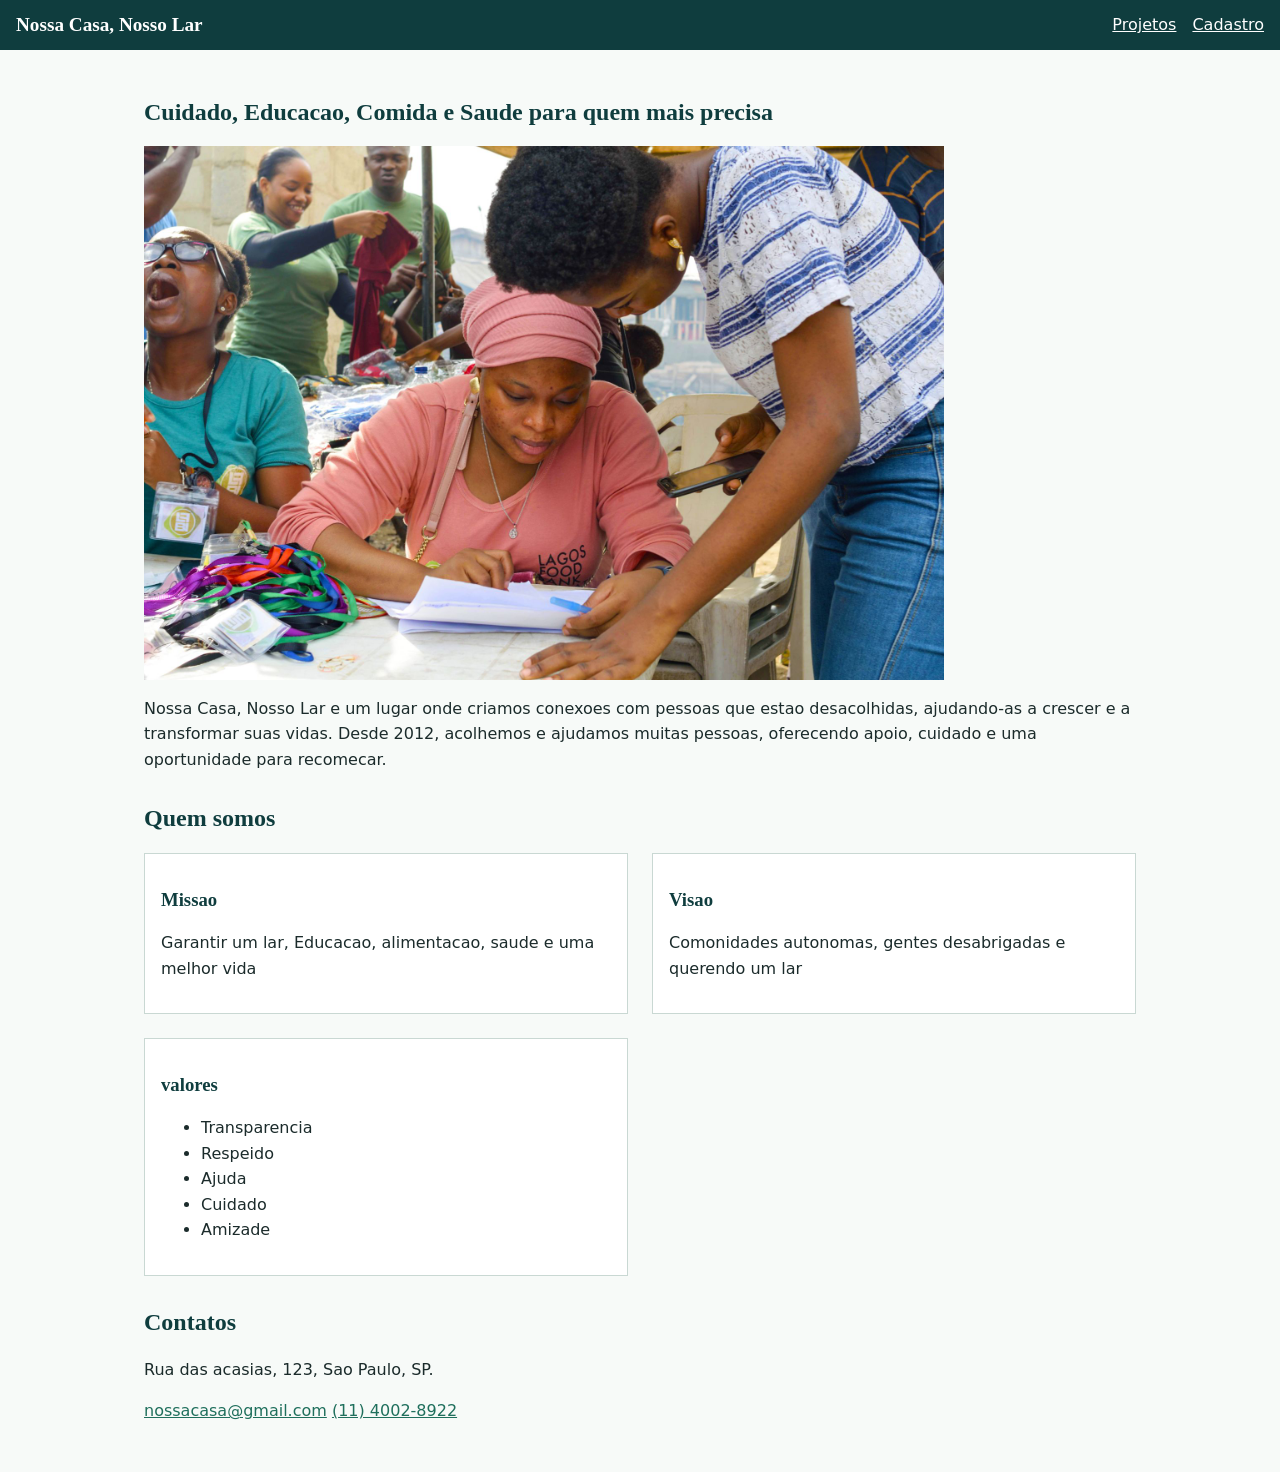
<file: index.html>
<!DOCTYPE html>
<html lang="pt-BR"> 
    <head>
        <meta charset="utf-8">
        <meta name="viewport" content="width=device-width, initial-section=1">
        <title>Nossa Casa Nosso Lar / Lucas Vieira </title>
        <link rel="stylesheet" href="styles.css">
    </head>
    <body>
        
        <header>
            <nav aria-label="Principal">
                <ul>
                    <li class="marca">Nossa Casa, Nosso Lar</li>
                    <li><a href="projeto.html">Projetos</a></li>
                    <li><a href="cadastro.html">Cadastro</a></li>
                </ul>
            </nav>
        </header>
        <main id="conteudo">
            <section> 
                <h1>Cuidado, Educacao, Comida e Saude para quem mais precisa</h1>
                <img src="omg.jpg" width="800" height="450" >
                <p>Nossa Casa, Nosso Lar e um lugar onde criamos conexoes com pessoas que estao desacolhidas, ajudando-as a crescer e a transformar suas vidas. Desde 2012, acolhemos e ajudamos muitas pessoas, oferecendo apoio, cuidado e uma oportunidade para recomecar.</p>
            </section>
            <section>
                <h2>Quem somos</h2>
                <div class="duas">
                    <article><h3>Missao</h3><p>Garantir um lar, Educacao, alimentacao, saude e uma melhor vida </p></article>
                    <article><h3>Visao</h3><p>Comonidades autonomas, gentes desabrigadas e querendo um lar </p></article>
                    <article><h3>valores</h3><ul><li>Transparencia</li><li>Respeido</li><li>Ajuda</li><li>Cuidado</li><li>Amizade</li></ul></article>
                </div>
            </section>
            <section id="Contato">
                <h2>Contatos</h2>
                <p>Rua das acasias, 123, Sao Paulo, SP.</p>
                <a href="nossacasa@gmail.com">nossacasa@gmail.com</a>
                <a href="tel: +551140028922">(11) 4002-8922</a>
            </section>
        </main>
    </body>
</html>
</file>
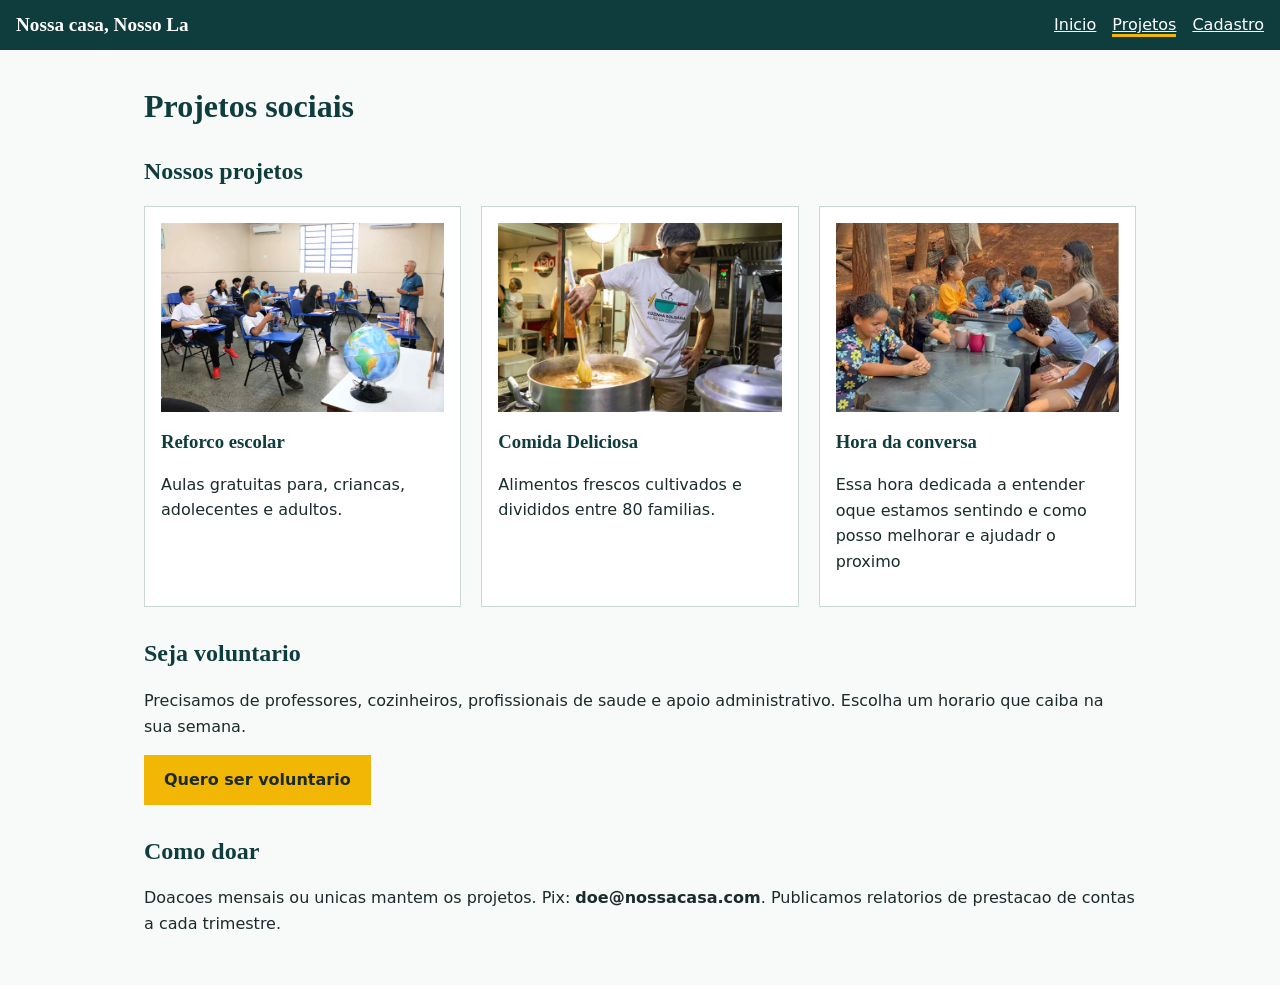
<file: projeto.html>
<!DOCTYPE html>
<html lang="pt-BR">
<head>
<meta charset="utf-8">
<meta name="viewport" content="width=device-width, initial-scale=1">
<title>Projetos sociais | Nossa casa, Nosso Lar</title>
<meta name="description" content="Conheca nossos projetos, seja voluntario e saiba como doar.">
<link rel="stylesheet" href="styles.css">
</head>
<body>
<header>
<nav aria-label="Principal">
<ul>
<li class="marca">Nossa casa, Nosso La</li>
<li><a href="index.html">Inicio</a></li>
<li><a href="projetos.html" aria-current="page">Projetos</a></li>
<li><a href="cadastro.html">Cadastro</a></li>
</ul>
</nav>
</header>
<main id="conteudo">
<h1>Projetos sociais</h1>
<section>
<h2>Nossos projetos</h2>
<div class="cartoes">
<article><img src="escola.jpeg" width="800" height="450" loading="lazy" alt="Ilustracao do projeto de reforco escolar"><h3>Reforco escolar</h3><p>Aulas gratuitas para, criancas, adolecentes e adultos.</p></article>
<article><img src="comida.jpg" width="800" height="450"><h3>Comida Deliciosa</h3><p>Alimentos frescos cultivados e divididos entre 80 familias.</p></article>
<article><img src="reforco.jpg" width="800" height="450" loading="lazy"><h3>Hora da conversa</h3><p>Essa hora dedicada a entender oque estamos sentindo e como posso melhorar e ajudadr o proximo</p>
</div>
</section>
<section id="voluntariado">
<h2>Seja voluntario</h2>
<p>Precisamos de professores, cozinheiros, profissionais de saude e apoio administrativo. Escolha um horario que caiba na sua semana.</p>
<a class="botao" href="cadastro.html">Quero ser voluntario</a>
</section>
<section id="doar">
<h2>Como doar</h2>
<p>Doacoes mensais ou unicas mantem os projetos. Pix: <strong>doe@nossacasa.com</strong>. Publicamos relatorios de prestacao de contas a cada trimestre.</p>
</section>
</main>
</body></html>
</file>
<file: styles.css>
:root{--verde:#0F3D3E;--verde2:#1F6F5C;--sol:#F2B705;--fundo:#F7FAF8;--texto:#1B2B2B;--borda:#C9D8D3}
*{box-sizing:border-box}
body{margin:0;font:1rem/1.6 system-ui,sans-serif;color:var(--texto);background:var(--fundo)}
h1,h2,h3{font-family:Georgia,serif;line-height:1.2;color:var(--verde)}
img{max-width:100%;height:auto;display:block}
a{color:var(--verde2)}
:focus-visible{outline:3px solid var(--sol);outline-offset:2px}
.pular{position:absolute;left:-999px}.pular:focus{left:8px;top:8px;background:#fff;padding:8px;z-index:9}
header{background:var(--verde);color:#fff;padding:.75rem 1rem}
header a{color:#fff}
header nav ul{display:flex;flex-wrap:wrap;gap:1rem;list-style:none;margin:0;padding:0;align-items:center}
.marca{font:700 1.2rem Georgia,serif;margin-right:auto}
[aria-current=page]{border-bottom:3px solid var(--sol)}
main{max-width:64rem;margin:0 auto;padding:1rem}
section{margin:2rem 0}
.cartoes{display:grid;gap:1.25rem}
article{background:#fff;border:1px solid var(--borda);padding:1rem}
.botao,button{background:var(--sol);color:#1B2B2B;font-weight:700;border:0;padding:.75rem 1.25rem;text-decoration:none;display:inline-block;cursor:pointer}
fieldset{border:1px solid var(--borda);margin:0 0 1.25rem;padding:1rem;background:#fff}
legend{font-weight:700;color:var(--verde)}
label{display:block;margin-top:.75rem;font-weight:600}
input,select{width:100%;padding:.6rem;border:2px solid var(--verde2);font:inherit;background:#fff}
input:invalid:not(:placeholder-shown){border-color:#B3261E}
footer{background:var(--verde);color:#fff;padding:1.5rem 1rem;text-align:center}
footer a{color:var(--sol)}
@media(min-width:48em){.cartoes{grid-template-columns:repeat(3,1fr)}.duas{display:grid;grid-template-columns:1fr 1fr;gap:1.5rem}.campos{display:grid;grid-template-columns:1fr 1fr;gap:0 1rem}.larga{grid-column:1/-1}}
@media(prefers-reduced-motion:reduce){*{scroll-behavior:auto}}
</file>
